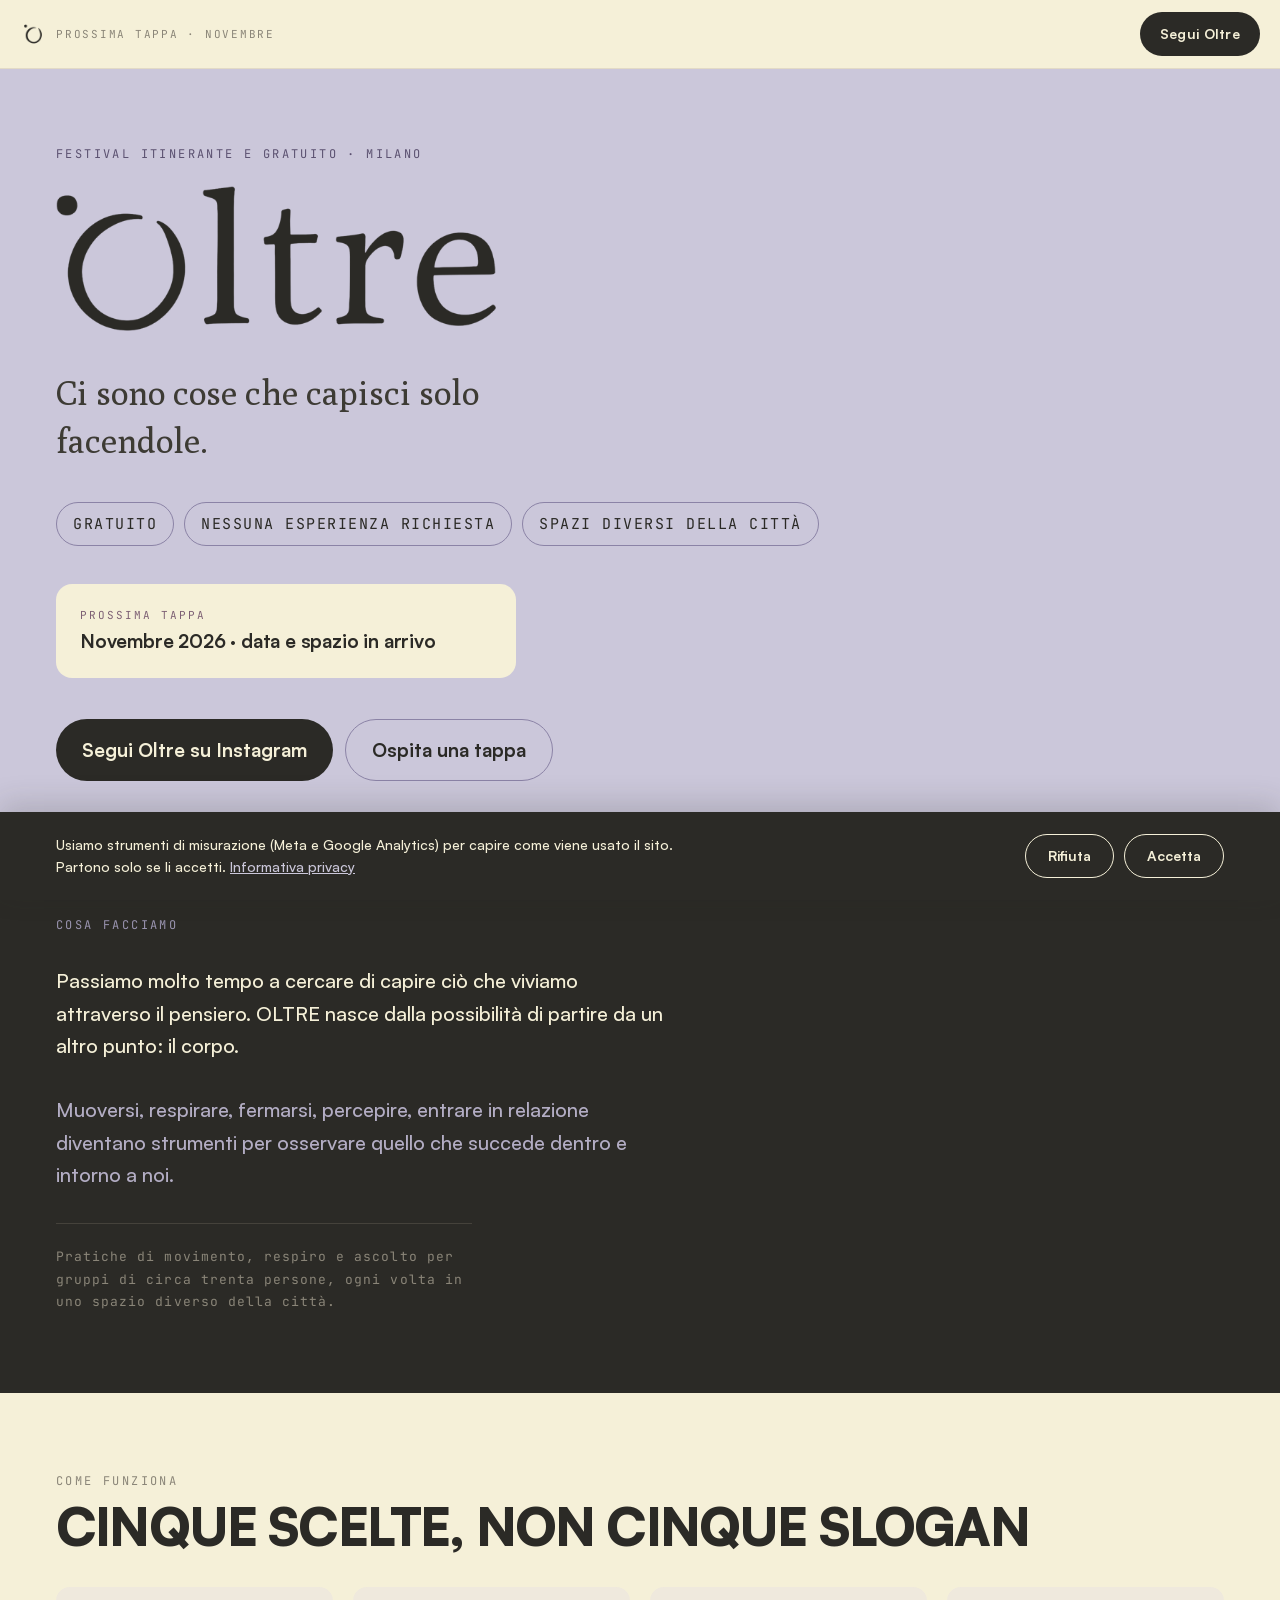
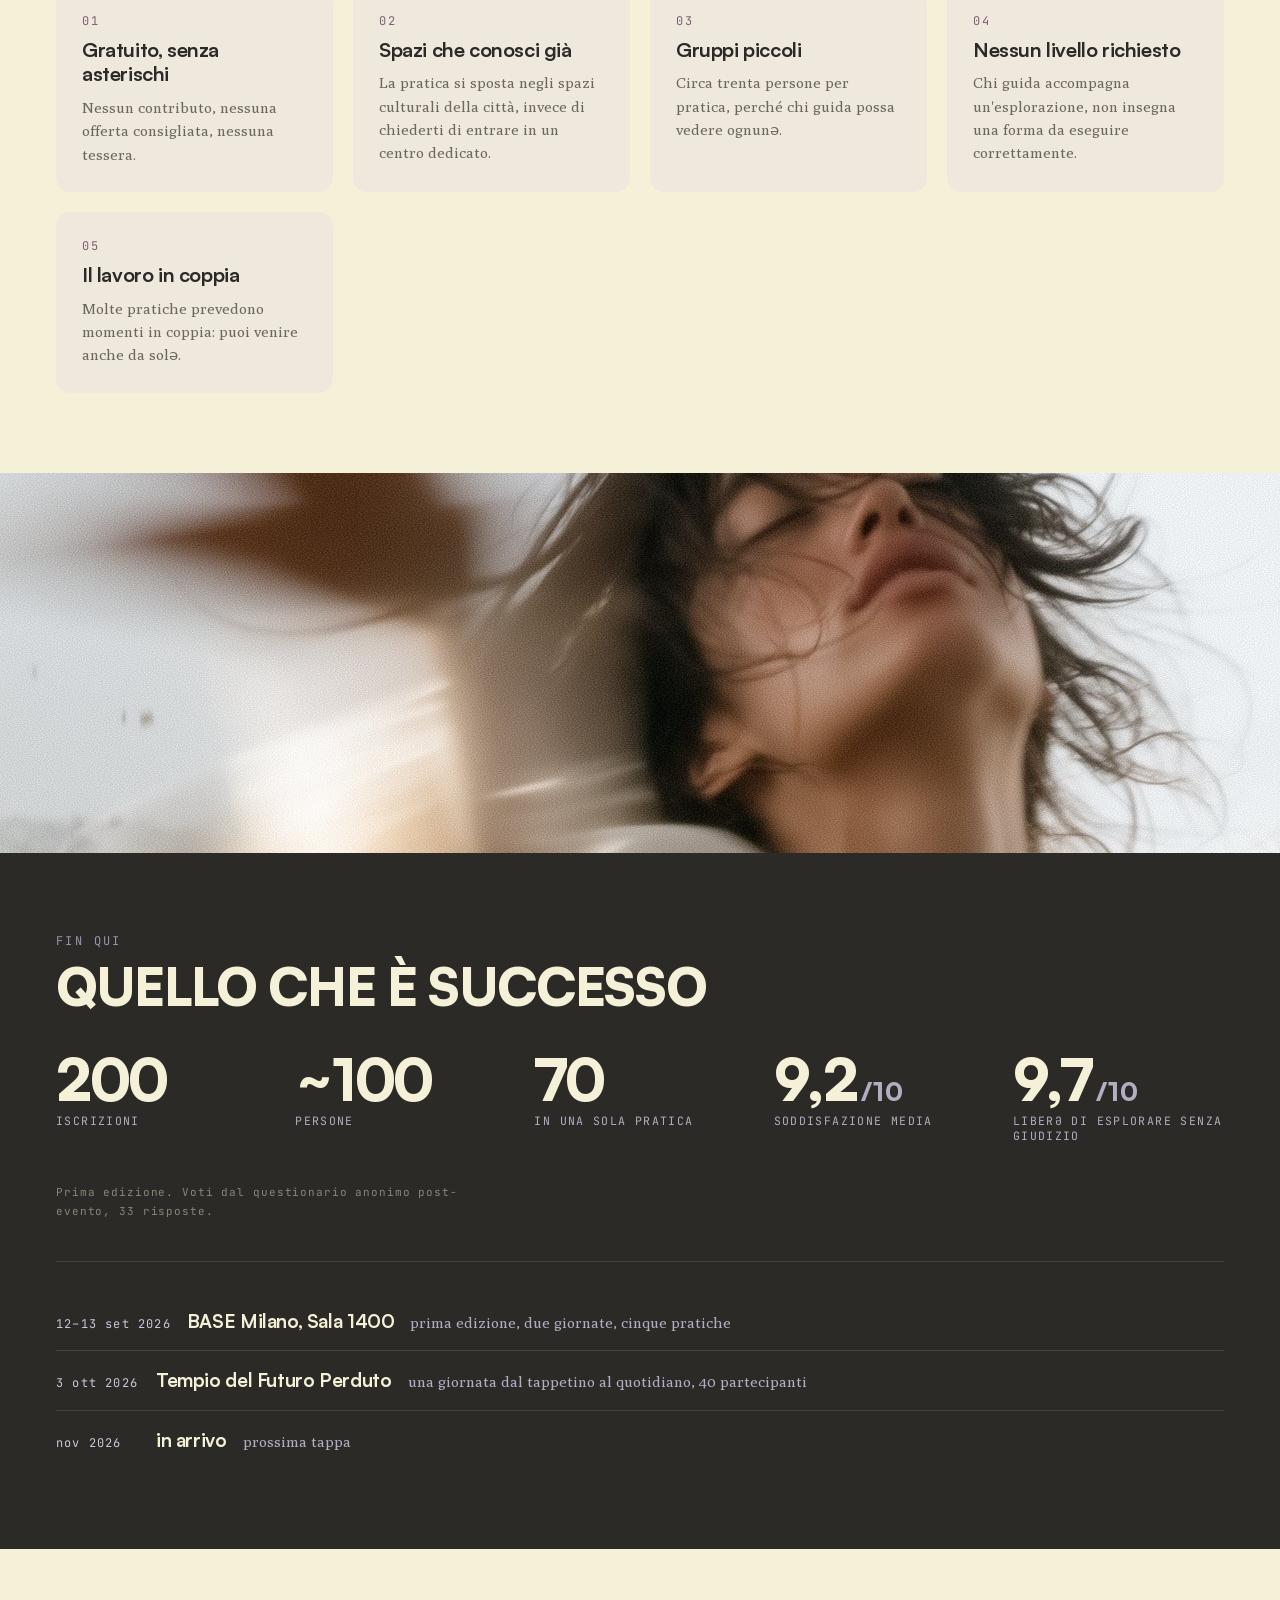
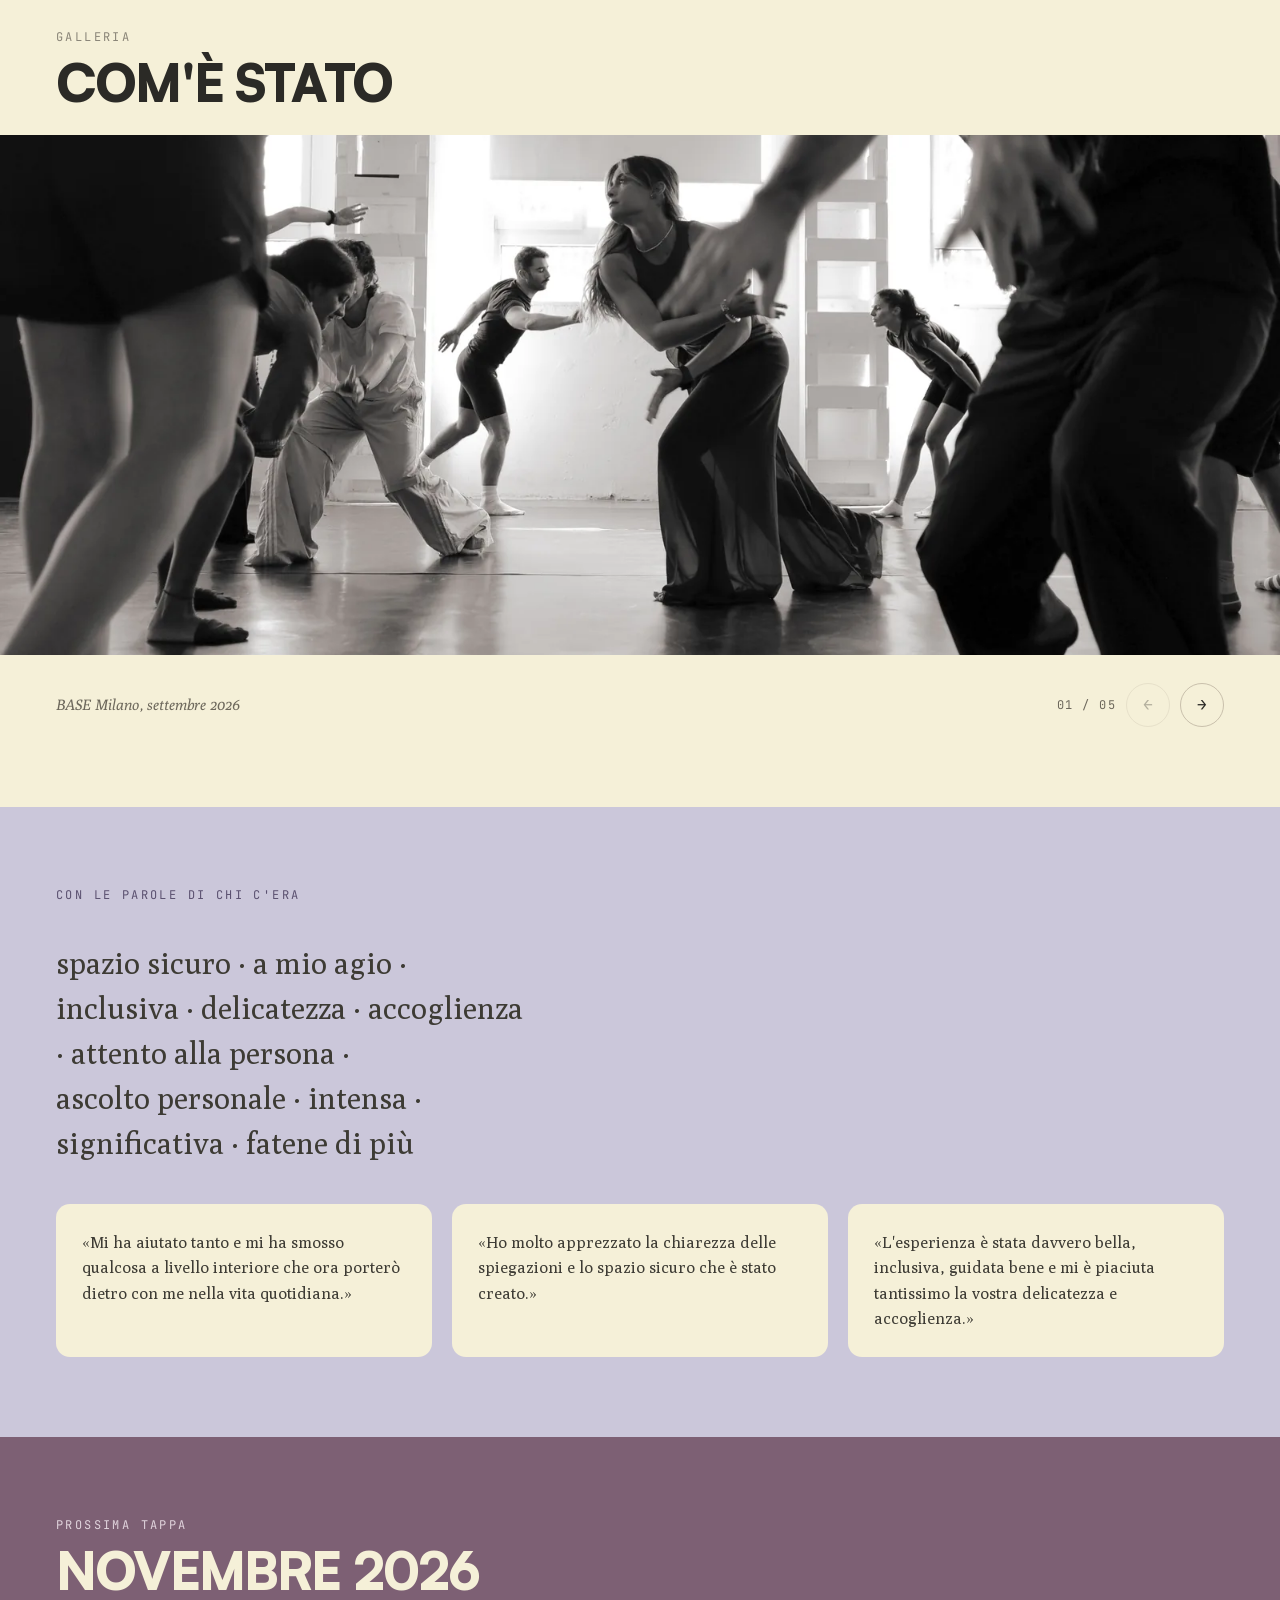
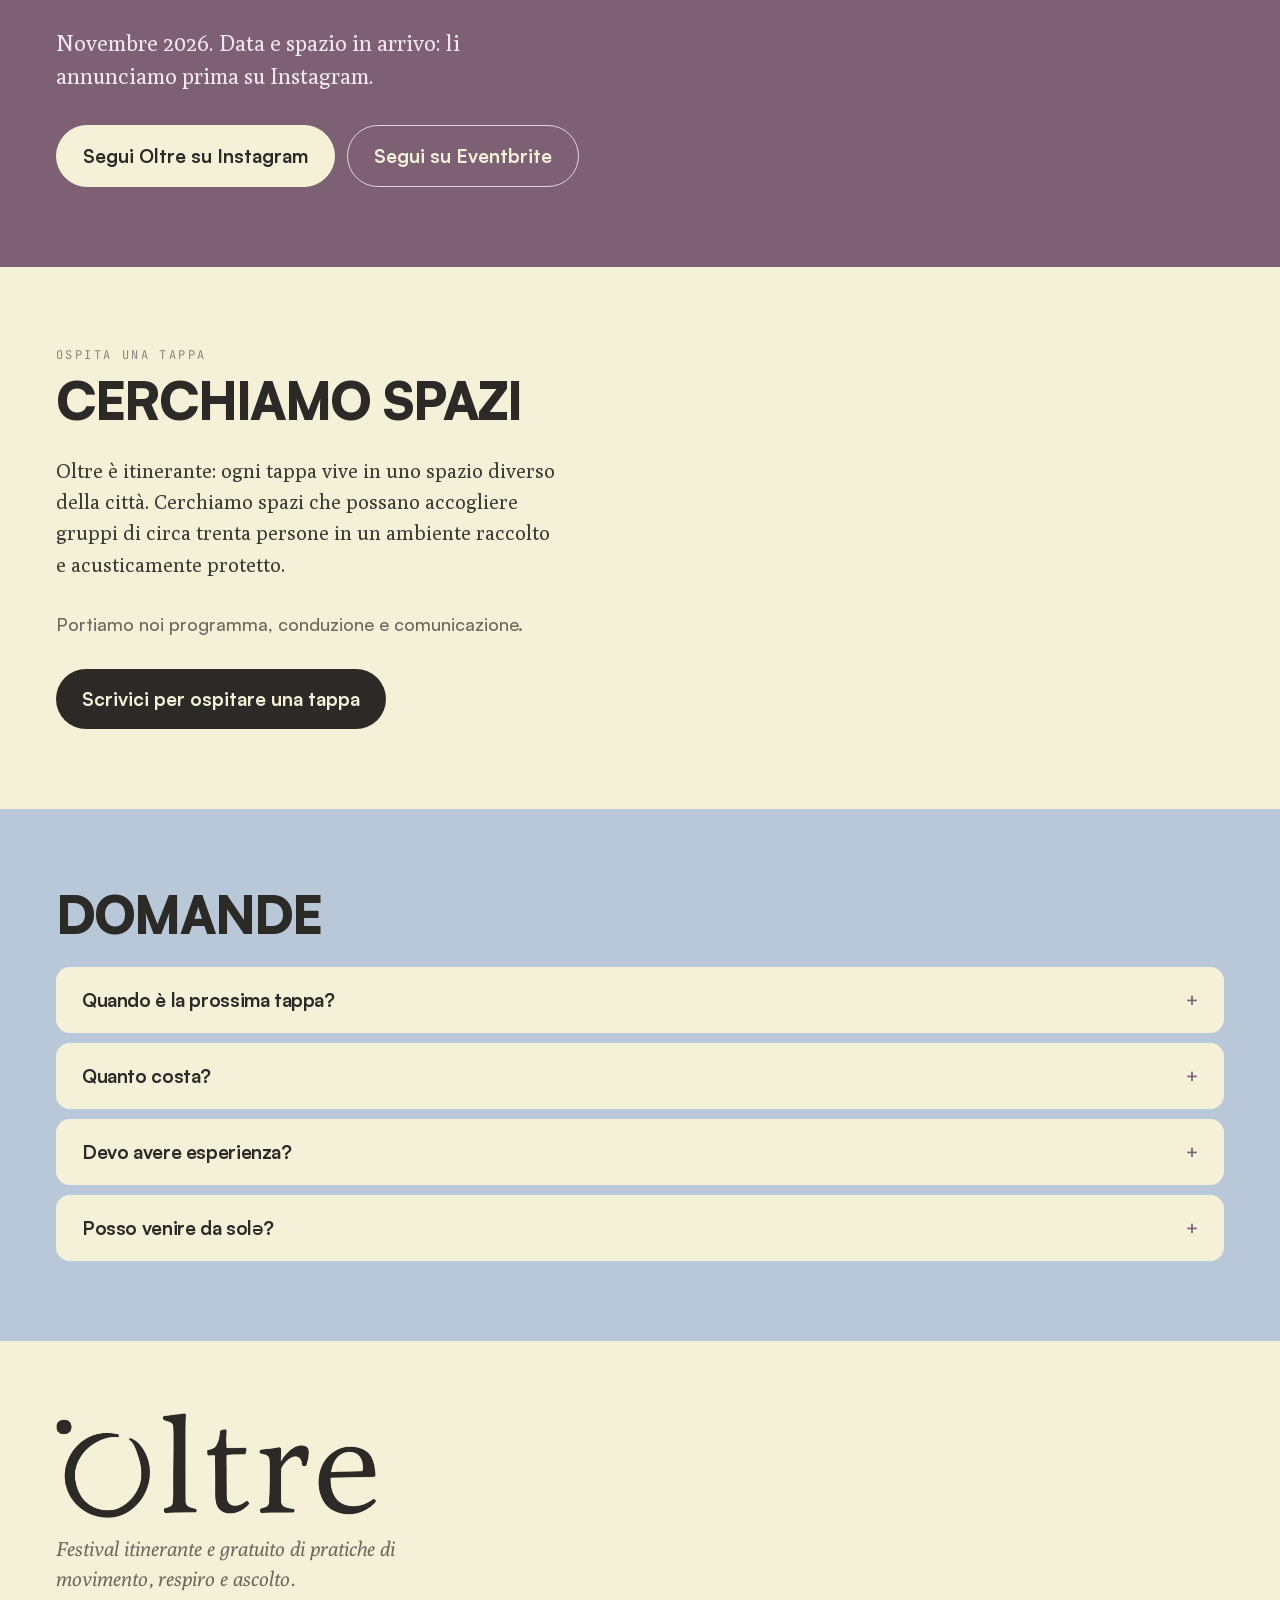
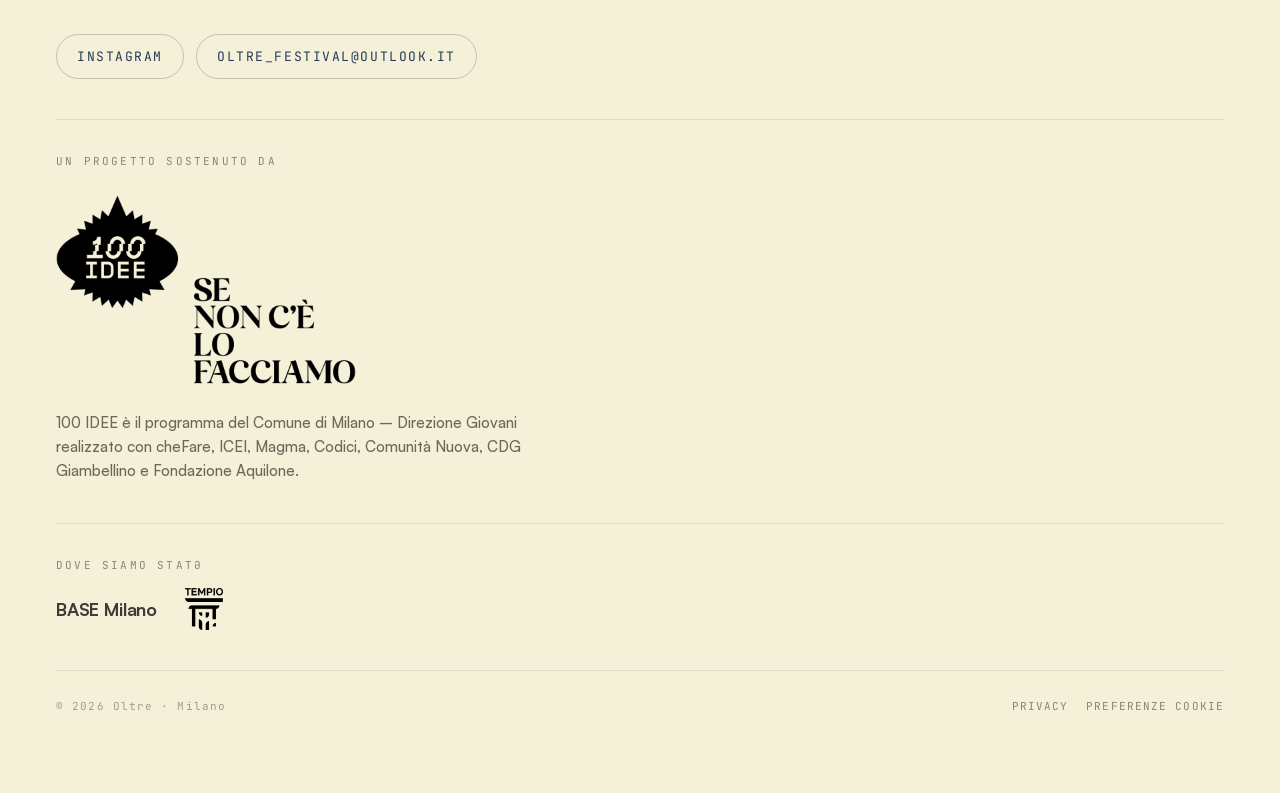
<file: index.html>
<!DOCTYPE html>
<html lang="it">
<head>
<meta charset="utf-8">
<meta name="viewport" content="width=device-width, initial-scale=1">

<title>OLTRE · Festival itinerante e gratuito di pratiche per il corpo · Milano</title>
<meta name="description" content="OLTRE porta pratiche di movimento, respiro e ascolto negli spazi culturali di Milano. Gratuito, in gruppi di circa trenta persone, senza esperienza richiesta. La prossima tappa è a novembre.">
<link rel="canonical" href="https://www.oltre-festival.com/">

<!-- ============================================================
     ANTEPRIMA QUANDO IL LINK VIENE CONDIVISO
     (WhatsApp, email, Instagram, LinkedIn)
     ============================================================ -->
<meta property="og:type" content="website">
<meta property="og:url" content="https://www.oltre-festival.com/">
<meta property="og:site_name" content="OLTRE">
<meta property="og:locale" content="it_IT">
<meta property="og:title" content="OLTRE · Festival itinerante e gratuito di pratiche per il corpo">
<meta property="og:description" content="Pratiche di movimento, respiro e ascolto negli spazi culturali di Milano. Gratuito, gruppi piccoli, nessuna esperienza richiesta.">
<meta property="og:image" content="https://www.oltre-festival.com/img/anteprima-social.jpg">
<meta property="og:image:width" content="1200">
<meta property="og:image:height" content="630">
<meta property="og:image:alt" content="Un gruppo di persone in movimento durante una pratica di OLTRE">
<meta name="twitter:card" content="summary_large_image">
<meta name="twitter:title" content="OLTRE · Festival itinerante e gratuito di pratiche per il corpo">
<meta name="twitter:description" content="Pratiche di movimento, respiro e ascolto negli spazi culturali di Milano. Gratuito, gruppi piccoli, nessuna esperienza richiesta.">
<meta name="twitter:image" content="https://www.oltre-festival.com/img/anteprima-social.jpg">

<link rel="icon" href="favicon.ico" sizes="any">
<link rel="apple-touch-icon" href="apple-touch-icon.png">
<meta name="theme-color" content="#F5F0D8">

<!-- ============================================================
     VERIFICA DEL DOMINIO PER META
     Serve SOLO se NON verifichi il dominio con il metodo DNS.
     Se usi il DNS, lascia tutto commentato come adesso.
     ============================================================ -->
<!-- <meta name="facebook-domain-verification" content="" /> -->

<link rel="preconnect" href="https://fonts.googleapis.com">
<link rel="preconnect" href="https://fonts.gstatic.com" crossorigin="">
<link href="https://fonts.googleapis.com/css2?family=Poly:ital@0;1&amp;family=JetBrains+Mono:wght@400&amp;display=swap" rel="stylesheet">
<link rel="stylesheet" href="fonts/satoshi.css">

<!-- Impostazioni del sito: prossima tappa, galleria, codici di misurazione.
     E' l'unico file che devi modificare. -->
<script src="config.js"></script>

<style>
  html { -webkit-text-size-adjust:100%; scroll-behavior:smooth; scrollbar-width:none; }
  html::-webkit-scrollbar { width:0; height:0; }
  body { margin:0; background:#F5F0D8; overflow-x:hidden; }
  a { color:#253A5B; text-decoration:none; }
  a:hover { color:#7D6074; }
  summary { list-style:none; cursor:pointer; }
  summary::-webkit-details-marker { display:none; }
  details[open] .sign { transform:rotate(45deg); }
  .sign { transition:transform .18s ease; }

  /* stati hover dei bottoni */
  .hv-viola:hover  { background:#7D6074; color:#F5F0D8; }
  .hv-lilla:hover  { background:#CBC7DA; color:#2B2A26; }
  .hv-carta:hover  { background:#F5F0D8; color:#2B2A26; }
  .hv-bordo:hover  { border-color:#7D6074; color:#7D6074; }

  /* la scritta nella barra in alto si accorcia sugli schermi stretti */
  .solo-stretto { display:none; }
  @media (max-width: 520px) {
    .solo-largo { display:none; }
    .solo-stretto { display:inline; }
  }

  /* gli elementi nascosti hanno uno style inline con display:
     serve !important perche' l'attributo hidden abbia effetto */
  [hidden] { display:none !important; }

  /* ---- galleria ----------------------------------------------------- */
  /* La base e' uno scorrimento CSS con aggancio: funziona anche se il
     JavaScript non parte. Le frecce e il conteggio sono in piu'. */
  .gal-pista {
    display:flex; overflow-x:auto; scroll-snap-type:x mandatory;
    gap:0; scrollbar-width:none; -webkit-overflow-scrolling:touch;
  }
  .gal-pista::-webkit-scrollbar { display:none; }
  .gal-foto { flex:0 0 100%; scroll-snap-align:center; position:relative; }
  .gal-foto img {
    width:100%; height:clamp(260px,52vw,520px);
    object-fit:cover; display:block;
  }
  .gal-freccia { cursor:pointer; }
  .gal-freccia:hover { background:#7D6074; color:#F5F0D8; border-color:#7D6074; }
  .gal-freccia:disabled { opacity:.32; cursor:default; }
  .gal-freccia:disabled:hover { background:transparent; color:#2B2A26; border-color:#c9c0ac; }

  /* ---- fascia tipografica delle parole ------------------------------ */
  .parola { white-space:nowrap; }

  /* ---- banner dei cookie -------------------------------------------- */
  #cookie-banner {
    position:fixed; left:0; right:0; bottom:0; z-index:60;
    background:#2B2A26; color:#F5F0D8;
    padding:clamp(16px,3.4vw,22px) clamp(20px,5.5vw,56px);
    display:flex; flex-wrap:wrap; align-items:center; gap:14px 20px;
    justify-content:space-between; box-shadow:0 -8px 28px rgba(43,42,38,.18);
  }

  @media (prefers-reduced-motion: reduce) {
    html { scroll-behavior:auto; }
    .gal-pista { scroll-behavior:auto; }
  }
</style>
</head>
<body>
<div style="font-family:'Satoshi',sans-serif; color:#2B2A26; background:#F5F0D8; width:100%; box-sizing:border-box;" lang="it">

  <!-- ============================ 1. BARRA ============================ -->
  <div style="position:sticky; top:0; z-index:20; background:#F5F0D8; border-bottom:1px solid #e2dac6; padding:12px 20px; display:flex; align-items:center; justify-content:space-between; gap:16px;">
    <a href="#top" style="display:flex; align-items:center; gap:10px; min-width:0;">
      <img src="img/symbol-ink.png" alt="Oltre" style="width:26px; height:auto; display:block; flex-shrink:0;">
      <span data-tappa-barra hidden style="font-family:'JetBrains Mono',monospace; font-size:11px; letter-spacing:0.16em; text-transform:uppercase; color:#8a8578; white-space:nowrap; overflow:hidden; text-overflow:ellipsis;"></span>
    </a>
    <a id="instagram-barra" data-traccia="clic_instagram" href="https://www.instagram.com/oltre_festival/" target="_blank" rel="noopener" style="font-family:'Satoshi Bold','Satoshi',sans-serif; font-weight:400; font-size:14px; letter-spacing:0.02em; background:#2B2A26; color:#F5F0D8; padding:12px 20px; border-radius:100px; min-height:44px; box-sizing:border-box; display:flex; align-items:center; flex-shrink:0;" class="hv-viola">Segui Oltre</a>
  </div>

  <!-- ============================ 2. HERO ============================= -->
  <section id="top" style="background:#CBC7DA; padding:clamp(38px,7.8vw,77px) clamp(20px,5.5vw,56px) clamp(31px,6.1vw,56px); box-sizing:border-box; display:flex; flex-direction:column; gap:clamp(24px,4.3vw,38px);">
    <div style="display:flex; flex-direction:column; gap:clamp(16px,3vw,24px);">
      <span style="font-family:'JetBrains Mono',monospace; font-size:12px; letter-spacing:0.2em; text-transform:uppercase; color:#5b5170;">Festival itinerante e gratuito · Milano</span>
      <img src="img/logo-oltre.png" alt="Oltre" style="width:min(84%,440px); height:auto; display:block;">
    </div>
    <p style="font-family:'Poly',serif; font-size:clamp(21px,5vw,34px); line-height:1.4; color:#3d3b34; margin:0; max-width:24ch; text-wrap:pretty;">Ci sono cose che capisci solo facendole.</p>

    <div style="display:flex; flex-wrap:wrap; gap:10px;">
      <span style="font-family:'JetBrains Mono',monospace; font-size:clamp(12px,3vw,15px); letter-spacing:0.1em; text-transform:uppercase; border:1px solid #8b83a6; padding:11px 16px; border-radius:100px;">Gratuito</span>
      <span style="font-family:'JetBrains Mono',monospace; font-size:clamp(12px,3vw,15px); letter-spacing:0.1em; text-transform:uppercase; border:1px solid #8b83a6; padding:11px 16px; border-radius:100px;">Nessuna esperienza richiesta</span>
      <span style="font-family:'JetBrains Mono',monospace; font-size:clamp(12px,3vw,15px); letter-spacing:0.1em; text-transform:uppercase; border:1px solid #8b83a6; padding:11px 16px; border-radius:100px;">Spazi diversi della città</span>
    </div>

    <!-- riquadro della prossima tappa, riempito da config.js -->
    <div data-tappa-hero hidden style="background:#F5F0D8; border-radius:16px; padding:clamp(18px,3.6vw,24px); display:flex; flex-direction:column; gap:7px; max-width:460px; box-sizing:border-box;">
      <span style="font-family:'JetBrains Mono',monospace; font-size:11px; letter-spacing:0.18em; text-transform:uppercase; color:#7D6074;">Prossima tappa</span>
      <span data-tappa-hero-testo style="font-family:'Satoshi Bold','Satoshi',sans-serif; font-weight:400; font-size:clamp(16px,4vw,19px); letter-spacing:-0.01em; line-height:1.3;"></span>
    </div>

    <div style="display:flex; flex-wrap:wrap; gap:12px; padding-top:3px;">
      <a id="instagram-hero" data-traccia="clic_instagram" href="https://www.instagram.com/oltre_festival/" target="_blank" rel="noopener" style="font-family:'Satoshi Bold','Satoshi',sans-serif; font-weight:400; font-size:clamp(16px,4vw,19px); background:#2B2A26; color:#F5F0D8; padding:17px 26px; border-radius:100px; min-height:56px; box-sizing:border-box; display:flex; align-items:center; justify-content:center;" class="hv-viola">Segui Oltre su Instagram</a>
      <a href="#ospita" style="font-family:'Satoshi Bold','Satoshi',sans-serif; font-weight:400; font-size:clamp(16px,4vw,19px); color:#2B2A26; border:1px solid #8b83a6; padding:17px 26px; border-radius:100px; min-height:56px; box-sizing:border-box; display:flex; align-items:center; justify-content:center;" class="hv-bordo">Ospita una tappa</a>
    </div>
  </section>

  <!-- ======================= 3. COSA FACCIAMO ========================= -->
  <section style="background:#2B2A26; padding:clamp(40px,8vw,80px) clamp(20px,5.5vw,56px); box-sizing:border-box; display:flex; flex-direction:column; gap:clamp(22px,4vw,32px);">
    <span style="font-family:'JetBrains Mono',monospace; font-size:12px; letter-spacing:0.2em; text-transform:uppercase; color:#9a94b0;">Cosa facciamo</span>
    <p style="font-family:'Satoshi Medium','Satoshi',sans-serif; font-weight:400; font-size:clamp(15px,3.9vw,20px); line-height:1.62; color:#F5F0D8; margin:0; max-width:44ch; text-wrap:pretty;">Passiamo molto tempo a cercare di capire ciò che viviamo attraverso il pensiero. OLTRE nasce dalla possibilità di partire da un altro punto: il corpo.</p>
    <p style="font-family:'Satoshi Medium','Satoshi',sans-serif; font-weight:400; font-size:clamp(15px,3.9vw,20px); line-height:1.62; color:#b3adc4; margin:0; max-width:44ch; text-wrap:pretty;">Muoversi, respirare, fermarsi, percepire, entrare in relazione diventano strumenti per osservare quello che succede dentro e intorno a noi.</p>
    <span style="font-family:'JetBrains Mono',monospace; font-size:clamp(11.5px,2.9vw,13px); letter-spacing:0.08em; line-height:1.7; color:#8a8578; max-width:52ch; border-top:1px solid #45423b; padding-top:clamp(16px,3vw,22px);">Pratiche di movimento, respiro e ascolto per gruppi di circa trenta persone, ogni volta in uno spazio diverso della città.</span>
  </section>

  <!-- ======================= 4. COME FUNZIONA ========================= -->
  <section style="background:#F5F0D8; padding:clamp(40px,8vw,80px) clamp(20px,5.5vw,56px); box-sizing:border-box; display:flex; flex-direction:column; gap:clamp(24px,4.5vw,36px);">
    <div style="display:flex; flex-direction:column; gap:12px;">
      <span style="font-family:'JetBrains Mono',monospace; font-size:12px; letter-spacing:0.2em; text-transform:uppercase; color:#8a8578;">Come funziona</span>
      <h2 style="font-family:'Satoshi Black','Satoshi',sans-serif; font-weight:400; font-size:clamp(28px,7vw,52px); line-height:0.96; letter-spacing:-0.035em; text-transform:uppercase; margin:0;">Cinque scelte, non cinque slogan</h2>
    </div>
    <div style="display:grid; grid-template-columns:repeat(auto-fit,minmax(min(100%,260px),1fr)); gap:clamp(14px,2.6vw,20px);">
      <div style="background:#efe9dd; border-radius:14px; padding:clamp(20px,3.6vw,26px); display:flex; flex-direction:column; gap:9px;">
        <span style="font-family:'JetBrains Mono',monospace; font-size:12px; letter-spacing:0.16em; color:#7D6074;">01</span>
        <h3 style="font-family:'Satoshi Bold','Satoshi',sans-serif; font-weight:400; font-size:clamp(17px,4.2vw,20px); letter-spacing:-0.02em; line-height:1.24; margin:0;">Gratuito, senza asterischi</h3>
        <p style="font-family:'Poly',serif; font-size:15px; line-height:1.55; color:#6d685c; margin:0;">Nessun contributo, nessuna offerta consigliata, nessuna tessera.</p>
      </div>
      <div style="background:#efe9dd; border-radius:14px; padding:clamp(20px,3.6vw,26px); display:flex; flex-direction:column; gap:9px;">
        <span style="font-family:'JetBrains Mono',monospace; font-size:12px; letter-spacing:0.16em; color:#7D6074;">02</span>
        <h3 style="font-family:'Satoshi Bold','Satoshi',sans-serif; font-weight:400; font-size:clamp(17px,4.2vw,20px); letter-spacing:-0.02em; line-height:1.24; margin:0;">Spazi che conosci già</h3>
        <p style="font-family:'Poly',serif; font-size:15px; line-height:1.55; color:#6d685c; margin:0;">La pratica si sposta negli spazi culturali della città, invece di chiederti di entrare in un centro dedicato.</p>
      </div>
      <div style="background:#efe9dd; border-radius:14px; padding:clamp(20px,3.6vw,26px); display:flex; flex-direction:column; gap:9px;">
        <span style="font-family:'JetBrains Mono',monospace; font-size:12px; letter-spacing:0.16em; color:#7D6074;">03</span>
        <h3 style="font-family:'Satoshi Bold','Satoshi',sans-serif; font-weight:400; font-size:clamp(17px,4.2vw,20px); letter-spacing:-0.02em; line-height:1.24; margin:0;">Gruppi piccoli</h3>
        <p style="font-family:'Poly',serif; font-size:15px; line-height:1.55; color:#6d685c; margin:0;">Circa trenta persone per pratica, perché chi guida possa vedere ognunə.</p>
      </div>
      <div style="background:#efe9dd; border-radius:14px; padding:clamp(20px,3.6vw,26px); display:flex; flex-direction:column; gap:9px;">
        <span style="font-family:'JetBrains Mono',monospace; font-size:12px; letter-spacing:0.16em; color:#7D6074;">04</span>
        <h3 style="font-family:'Satoshi Bold','Satoshi',sans-serif; font-weight:400; font-size:clamp(17px,4.2vw,20px); letter-spacing:-0.02em; line-height:1.24; margin:0;">Nessun livello richiesto</h3>
        <p style="font-family:'Poly',serif; font-size:15px; line-height:1.55; color:#6d685c; margin:0;">Chi guida accompagna un'esplorazione, non insegna una forma da eseguire correttamente.</p>
      </div>
      <div style="background:#efe9dd; border-radius:14px; padding:clamp(20px,3.6vw,26px); display:flex; flex-direction:column; gap:9px;">
        <span style="font-family:'JetBrains Mono',monospace; font-size:12px; letter-spacing:0.16em; color:#7D6074;">05</span>
        <h3 style="font-family:'Satoshi Bold','Satoshi',sans-serif; font-weight:400; font-size:clamp(17px,4.2vw,20px); letter-spacing:-0.02em; line-height:1.24; margin:0;">Il lavoro in coppia</h3>
        <p style="font-family:'Poly',serif; font-size:15px; line-height:1.55; color:#6d685c; margin:0;">Molte pratiche prevedono momenti in coppia: puoi venire anche da solə.</p>
      </div>
    </div>
  </section>

  <!-- ========================== 6. FIN QUI ============================ -->
  <section id="fin-qui" style="background:#2B2A26; color:#F5F0D8; box-sizing:border-box; display:flex; flex-direction:column;">
    <img src="img/foto-hero.jpg" alt="Una persona in movimento durante la prima edizione" loading="lazy" decoding="async" style="width:100%; height:clamp(200px,40vw,380px); object-fit:cover; display:block;">
    <div style="padding:clamp(40px,8vw,80px) clamp(20px,5.5vw,56px); display:flex; flex-direction:column; gap:clamp(26px,5vw,40px);">
      <div style="display:flex; flex-direction:column; gap:12px;">
        <span style="font-family:'JetBrains Mono',monospace; font-size:12px; letter-spacing:0.2em; text-transform:uppercase; color:#9a94b0;">Fin qui</span>
        <h2 style="font-family:'Satoshi Black','Satoshi',sans-serif; font-weight:400; font-size:clamp(28px,7vw,52px); line-height:0.96; letter-spacing:-0.035em; text-transform:uppercase; margin:0;">Quello che è successo</h2>
      </div>

      <div style="display:grid; grid-template-columns:repeat(auto-fit,minmax(min(100%,180px),1fr)); gap:clamp(18px,3.4vw,28px);">
        <div style="display:flex; flex-direction:column; gap:5px;">
          <span style="font-family:'Satoshi Black','Satoshi',sans-serif; font-weight:400; font-size:clamp(38px,9vw,58px); line-height:1; letter-spacing:-0.04em;">200</span>
          <span style="font-family:'JetBrains Mono',monospace; font-size:11.5px; letter-spacing:0.12em; text-transform:uppercase; color:#b3adc4;">iscrizioni</span>
        </div>
        <div style="display:flex; flex-direction:column; gap:5px;">
          <span style="font-family:'Satoshi Black','Satoshi',sans-serif; font-weight:400; font-size:clamp(38px,9vw,58px); line-height:1; letter-spacing:-0.04em;">~100</span>
          <span style="font-family:'JetBrains Mono',monospace; font-size:11.5px; letter-spacing:0.12em; text-transform:uppercase; color:#b3adc4;">persone</span>
        </div>
        <div style="display:flex; flex-direction:column; gap:5px;">
          <span style="font-family:'Satoshi Black','Satoshi',sans-serif; font-weight:400; font-size:clamp(38px,9vw,58px); line-height:1; letter-spacing:-0.04em;">70</span>
          <span style="font-family:'JetBrains Mono',monospace; font-size:11.5px; letter-spacing:0.12em; text-transform:uppercase; color:#b3adc4;">in una sola pratica</span>
        </div>
        <div style="display:flex; flex-direction:column; gap:5px;">
          <span style="font-family:'Satoshi Black','Satoshi',sans-serif; font-weight:400; font-size:clamp(38px,9vw,58px); line-height:1; letter-spacing:-0.04em;">9,2<span style="font-size:0.44em; color:#b3adc4; margin-left:0.18em; letter-spacing:0.04em;">/10</span></span>
          <span style="font-family:'JetBrains Mono',monospace; font-size:11.5px; letter-spacing:0.12em; text-transform:uppercase; color:#b3adc4;">soddisfazione media</span>
        </div>
        <div style="display:flex; flex-direction:column; gap:5px;">
          <span style="font-family:'Satoshi Black','Satoshi',sans-serif; font-weight:400; font-size:clamp(38px,9vw,58px); line-height:1; letter-spacing:-0.04em;">9,7<span style="font-size:0.44em; color:#b3adc4; margin-left:0.18em; letter-spacing:0.04em;">/10</span></span>
          <span style="font-family:'JetBrains Mono',monospace; font-size:11.5px; letter-spacing:0.12em; text-transform:uppercase; color:#b3adc4;">liberə di esplorare senza giudizio</span>
        </div>
      </div>

      <span style="font-family:'JetBrains Mono',monospace; font-size:11px; letter-spacing:0.08em; line-height:1.7; color:#8a8578; max-width:60ch;">Prima edizione. Voti dal questionario anonimo post-evento, 33 risposte.</span>

      <div style="display:flex; flex-direction:column; border-top:1px solid #45423b; padding-top:clamp(20px,4vw,30px);">
        <div style="display:flex; flex-wrap:wrap; gap:4px 16px; align-items:baseline; padding:clamp(12px,2.4vw,16px) 0;">
          <span style="font-family:'JetBrains Mono',monospace; font-size:12px; letter-spacing:0.1em; color:#CBC7DA; min-width:12ch;">12–13 set 2026</span>
          <span style="font-family:'Satoshi Bold','Satoshi',sans-serif; font-weight:400; font-size:clamp(16px,4vw,19px); letter-spacing:-0.02em;">BASE Milano, Sala 1400</span>
          <span style="font-family:'Poly',serif; font-size:15px; line-height:1.5; color:#b3adc4;">prima edizione, due giornate, cinque pratiche</span>
        </div>
        <div style="display:flex; flex-wrap:wrap; gap:4px 16px; align-items:baseline; padding:clamp(12px,2.4vw,16px) 0; border-top:1px solid #45423b;">
          <span style="font-family:'JetBrains Mono',monospace; font-size:12px; letter-spacing:0.1em; color:#CBC7DA; min-width:12ch;">3 ott 2026</span>
          <span style="font-family:'Satoshi Bold','Satoshi',sans-serif; font-weight:400; font-size:clamp(16px,4vw,19px); letter-spacing:-0.02em;">Tempio del Futuro Perduto</span>
          <span style="font-family:'Poly',serif; font-size:15px; line-height:1.5; color:#b3adc4;">una giornata dal tappetino al quotidiano, 40 partecipanti</span>
        </div>
        <div data-tappa-timeline hidden style="display:flex; flex-wrap:wrap; gap:4px 16px; align-items:baseline; padding:clamp(12px,2.4vw,16px) 0; border-top:1px solid #45423b;">
          <span style="font-family:'JetBrains Mono',monospace; font-size:12px; letter-spacing:0.1em; color:#CBC7DA; min-width:12ch;">nov 2026</span>
          <span data-tappa-timeline-testo style="font-family:'Satoshi Bold','Satoshi',sans-serif; font-weight:400; font-size:clamp(16px,4vw,19px); letter-spacing:-0.02em;"></span>
          <span style="font-family:'Poly',serif; font-size:15px; line-height:1.5; color:#b3adc4;">prossima tappa</span>
        </div>
      </div>
    </div>
  </section>

  <!-- ========================== 7. GALLERIA =========================== -->
  <section id="galleria" data-galleria hidden style="background:#F5F0D8; padding:clamp(40px,8vw,80px) 0 clamp(40px,8vw,80px); box-sizing:border-box; display:flex; flex-direction:column; gap:clamp(20px,3.6vw,28px);">
    <div style="padding:0 clamp(20px,5.5vw,56px); display:flex; flex-direction:column; gap:12px;">
      <span style="font-family:'JetBrains Mono',monospace; font-size:12px; letter-spacing:0.2em; text-transform:uppercase; color:#8a8578;">Galleria</span>
      <h2 style="font-family:'Satoshi Black','Satoshi',sans-serif; font-weight:400; font-size:clamp(28px,7vw,52px); line-height:0.96; letter-spacing:-0.035em; text-transform:uppercase; margin:0;">Com'è stato</h2>
    </div>

    <div data-gal-pista class="gal-pista" tabindex="0" aria-label="Galleria fotografica" style="outline:none;"></div>

    <div style="padding:0 clamp(20px,5.5vw,56px); display:flex; align-items:center; justify-content:space-between; gap:16px;">
      <span data-gal-didascalia style="font-family:'Poly',serif; font-style:italic; font-size:15px; line-height:1.5; color:#6d685c; min-height:1.5em;"></span>
      <div style="display:flex; align-items:center; gap:10px; flex-shrink:0;">
        <span data-gal-conteggio style="font-family:'JetBrains Mono',monospace; font-size:12px; letter-spacing:0.12em; color:#6d685c;"></span>
        <button data-gal-prec class="gal-freccia" aria-label="Foto precedente" style="font-family:'JetBrains Mono',monospace; font-size:16px; line-height:1; color:#2B2A26; background:transparent; border:1px solid #c9c0ac; border-radius:100px; width:44px; height:44px; display:flex; align-items:center; justify-content:center; transition:background .18s ease, color .18s ease, border-color .18s ease;">←</button>
        <button data-gal-succ class="gal-freccia" aria-label="Foto successiva" style="font-family:'JetBrains Mono',monospace; font-size:16px; line-height:1; color:#2B2A26; background:transparent; border:1px solid #c9c0ac; border-radius:100px; width:44px; height:44px; display:flex; align-items:center; justify-content:center; transition:background .18s ease, color .18s ease, border-color .18s ease;">→</button>
      </div>
    </div>
  </section>

  <!-- ===================== 8. CON LE PAROLE =========================== -->
  <section style="background:#CBC7DA; padding:clamp(40px,8vw,80px) clamp(20px,5.5vw,56px); box-sizing:border-box; display:flex; flex-direction:column; gap:clamp(26px,5vw,38px);">
    <span style="font-family:'JetBrains Mono',monospace; font-size:12px; letter-spacing:0.2em; text-transform:uppercase; color:#5b5170;">Con le parole di chi c'era</span>

    <p style="font-family:'Poly',serif; font-size:clamp(19px,4.6vw,30px); line-height:1.5; color:#3d3b34; margin:0; max-width:30ch; text-wrap:pretty;"><span class="parola">spazio sicuro</span> · <span class="parola">a mio agio</span> · <span class="parola">inclusiva</span> · <span class="parola">delicatezza</span> · <span class="parola">accoglienza</span> · <span class="parola">attento alla persona</span> · <span class="parola">ascolto personale</span> · <span class="parola">intensa</span> · <span class="parola">significativa</span> · <span class="parola">fatene di più</span></p>

    <div style="display:grid; grid-template-columns:repeat(auto-fit,minmax(min(100%,260px),1fr)); gap:clamp(14px,2.6vw,20px);">
      <blockquote style="margin:0; background:#F5F0D8; border-radius:14px; padding:clamp(20px,3.6vw,26px);">
        <p style="font-family:'Poly',serif; font-size:16px; line-height:1.58; color:#3d3b34; margin:0;">«Mi ha aiutato tanto e mi ha smosso qualcosa a livello interiore che ora porterò dietro con me nella vita quotidiana.»</p>
      </blockquote>
      <blockquote style="margin:0; background:#F5F0D8; border-radius:14px; padding:clamp(20px,3.6vw,26px);">
        <p style="font-family:'Poly',serif; font-size:16px; line-height:1.58; color:#3d3b34; margin:0;">«Ho molto apprezzato la chiarezza delle spiegazioni e lo spazio sicuro che è stato creato.»</p>
      </blockquote>
      <blockquote style="margin:0; background:#F5F0D8; border-radius:14px; padding:clamp(20px,3.6vw,26px);">
        <p style="font-family:'Poly',serif; font-size:16px; line-height:1.58; color:#3d3b34; margin:0;">«L'esperienza è stata davvero bella, inclusiva, guidata bene e mi è piaciuta tantissimo la vostra delicatezza e accoglienza.»</p>
      </blockquote>
    </div>
  </section>

  <!-- ====================== 9. PROSSIMA TAPPA ========================= -->
  <section id="prossima-tappa" style="background:#7D6074; color:#F5F0D8; padding:clamp(40px,8vw,80px) clamp(20px,5.5vw,56px); box-sizing:border-box; display:flex; flex-direction:column; gap:clamp(22px,4vw,32px);">
    <div style="display:flex; flex-direction:column; gap:12px;">
      <span style="font-family:'JetBrains Mono',monospace; font-size:12px; letter-spacing:0.2em; text-transform:uppercase; color:#e0d3dc;">Prossima tappa</span>
      <h2 data-tappa-titolo style="font-family:'Satoshi Black','Satoshi',sans-serif; font-weight:400; font-size:clamp(28px,7vw,52px); line-height:0.96; letter-spacing:-0.035em; text-transform:uppercase; margin:0;">Novembre 2026</h2>
    </div>
    <p data-tappa-testo style="font-family:'Poly',serif; font-size:clamp(17px,4.2vw,22px); line-height:1.5; color:#f0e6ed; margin:0; max-width:40ch; text-wrap:pretty;"></p>
    <div data-tappa-bottoni style="display:flex; flex-wrap:wrap; gap:12px;"></div>
  </section>

  <!-- ======================= 10. OSPITA UNA TAPPA ===================== -->
  <section id="ospita" style="background:#F5F0D8; padding:clamp(40px,8vw,80px) clamp(20px,5.5vw,56px); box-sizing:border-box; display:flex; flex-direction:column; gap:clamp(22px,4vw,30px);">
    <div style="display:flex; flex-direction:column; gap:12px;">
      <span style="font-family:'JetBrains Mono',monospace; font-size:12px; letter-spacing:0.2em; text-transform:uppercase; color:#8a8578;">Ospita una tappa</span>
      <h2 style="font-family:'Satoshi Black','Satoshi',sans-serif; font-weight:400; font-size:clamp(28px,7vw,52px); line-height:0.96; letter-spacing:-0.035em; text-transform:uppercase; margin:0;">Cerchiamo spazi</h2>
    </div>
    <p style="font-family:'Poly',serif; font-size:clamp(16px,4vw,20px); line-height:1.56; color:#3d3b34; margin:0; max-width:46ch; text-wrap:pretty;">Oltre è itinerante: ogni tappa vive in uno spazio diverso della città. Cerchiamo spazi che possano accogliere gruppi di circa trenta persone in un ambiente raccolto e acusticamente protetto.</p>
    <p style="font-family:'Satoshi Medium','Satoshi',sans-serif; font-weight:400; font-size:clamp(15px,3.7vw,18px); line-height:1.6; color:#6d685c; margin:0; max-width:46ch;">Portiamo noi programma, conduzione e comunicazione.</p>
    <div>
      <a id="contatto-spazi" data-traccia="contatto_spazi" href="mailto:oltre_festival@outlook.it?subject=Ospitare%20Oltre" style="font-family:'Satoshi Bold','Satoshi',sans-serif; font-weight:400; font-size:clamp(16px,4vw,19px); background:#2B2A26; color:#F5F0D8; padding:17px 26px; border-radius:100px; min-height:56px; box-sizing:border-box; display:inline-flex; align-items:center; justify-content:center;" class="hv-viola">Scrivici per ospitare una tappa</a>
    </div>
  </section>

  <!-- ========================== 11. DOMANDE =========================== -->
  <section id="faq" style="background:#B8C8D8; padding:clamp(40px,8vw,80px) clamp(20px,5.5vw,56px); box-sizing:border-box; display:flex; flex-direction:column; gap:clamp(20px,3.6vw,28px);">
    <h2 style="font-family:'Satoshi Black','Satoshi',sans-serif; font-weight:400; font-size:clamp(28px,7vw,52px); line-height:0.96; letter-spacing:-0.035em; text-transform:uppercase; margin:0;">Domande</h2>
    <div style="display:flex; flex-direction:column; gap:10px;">
      <details style="background:#F5F0D8; border-radius:14px; padding:0 clamp(18px,4.5vw,26px);">
        <summary style="display:flex; align-items:center; justify-content:space-between; gap:16px; padding:20px 0; min-height:44px; box-sizing:border-box; font-family:'Satoshi Bold','Satoshi',sans-serif; font-weight:400; font-size:clamp(16px,4vw,19px); letter-spacing:-0.02em;">Quando è la prossima tappa?<span class="sign" style="font-family:'JetBrains Mono',monospace; font-size:20px; color:#7D6074; flex-shrink:0;">+</span></summary>
        <p style="font-family:'Poly',serif; font-size:clamp(15px,3.9vw,18px); line-height:1.6; color:#5f5b51; margin:0; padding:0 0 22px; max-width:46ch; text-wrap:pretty;">A novembre. Data e spazio li annunciamo su Instagram.</p>
      </details>
      <details style="background:#F5F0D8; border-radius:14px; padding:0 clamp(18px,4.5vw,26px);">
        <summary style="display:flex; align-items:center; justify-content:space-between; gap:16px; padding:20px 0; min-height:44px; box-sizing:border-box; font-family:'Satoshi Bold','Satoshi',sans-serif; font-weight:400; font-size:clamp(16px,4vw,19px); letter-spacing:-0.02em;">Quanto costa?<span class="sign" style="font-family:'JetBrains Mono',monospace; font-size:20px; color:#7D6074; flex-shrink:0;">+</span></summary>
        <p style="font-family:'Poly',serif; font-size:clamp(15px,3.9vw,18px); line-height:1.6; color:#5f5b51; margin:0; padding:0 0 22px; max-width:46ch; text-wrap:pretty;">Niente. Nessun contributo, nessuna offerta consigliata, nessuna tessera.</p>
      </details>
      <details style="background:#F5F0D8; border-radius:14px; padding:0 clamp(18px,4.5vw,26px);">
        <summary style="display:flex; align-items:center; justify-content:space-between; gap:16px; padding:20px 0; min-height:44px; box-sizing:border-box; font-family:'Satoshi Bold','Satoshi',sans-serif; font-weight:400; font-size:clamp(16px,4vw,19px); letter-spacing:-0.02em;">Devo avere esperienza?<span class="sign" style="font-family:'JetBrains Mono',monospace; font-size:20px; color:#7D6074; flex-shrink:0;">+</span></summary>
        <p style="font-family:'Poly',serif; font-size:clamp(15px,3.9vw,18px); line-height:1.6; color:#5f5b51; margin:0; padding:0 0 22px; max-width:46ch; text-wrap:pretty;">No. Le pratiche sono pensate per chi non ne ha mai fatta una. Chi guida accompagna un'esplorazione, non insegna una forma da eseguire correttamente.</p>
      </details>
      <details style="background:#F5F0D8; border-radius:14px; padding:0 clamp(18px,4.5vw,26px);">
        <summary style="display:flex; align-items:center; justify-content:space-between; gap:16px; padding:20px 0; min-height:44px; box-sizing:border-box; font-family:'Satoshi Bold','Satoshi',sans-serif; font-weight:400; font-size:clamp(16px,4vw,19px); letter-spacing:-0.02em;">Posso venire da solə?<span class="sign" style="font-family:'JetBrains Mono',monospace; font-size:20px; color:#7D6074; flex-shrink:0;">+</span></summary>
        <p style="font-family:'Poly',serif; font-size:clamp(15px,3.9vw,18px); line-height:1.6; color:#5f5b51; margin:0; padding:0 0 22px; max-width:46ch; text-wrap:pretty;">Sì. Molte persone arrivano da sole e le coppie si formano sul momento.</p>
      </details>
    </div>
  </section>

  <!-- =========================== 12. FOOTER =========================== -->
  <footer style="background:#F5F0D8; padding:clamp(40px,8vw,72px) clamp(20px,5.5vw,56px) clamp(80px,14vw,72px); box-sizing:border-box; display:flex; flex-direction:column; gap:clamp(28px,5vw,40px);">
    <div style="display:flex; flex-direction:column; gap:16px;">
      <img src="img/logo-oltre.png" alt="Oltre" style="width:min(78%,320px); height:auto; display:block;">
      <p style="font-family:'Poly',serif; font-style:italic; font-size:clamp(16px,4vw,20px); line-height:1.5; color:#6d685c; margin:0; max-width:34ch;">Festival itinerante e gratuito di pratiche di movimento, respiro e ascolto.</p>
    </div>

    <div style="display:flex; flex-wrap:wrap; gap:12px;">
      <a id="instagram-footer" data-traccia="clic_instagram" href="https://www.instagram.com/oltre_festival/" target="_blank" rel="noopener" style="font-family:'JetBrains Mono',monospace; font-size:13px; letter-spacing:0.12em; text-transform:uppercase; border:1px solid #c9c0ac; border-radius:100px; padding:13px 20px; min-height:44px; box-sizing:border-box; display:flex; align-items:center;" class="hv-bordo">Instagram</a>
      <a href="mailto:oltre_festival@outlook.it" style="font-family:'JetBrains Mono',monospace; font-size:13px; letter-spacing:0.12em; text-transform:uppercase; border:1px solid #c9c0ac; border-radius:100px; padding:13px 20px; min-height:44px; box-sizing:border-box; display:flex; align-items:center;" class="hv-bordo">oltre_festival@outlook.it</a>
    </div>

    <div style="display:flex; flex-direction:column; gap:20px; border-top:1px solid #e2dac6; padding-top:clamp(24px,5vw,34px);">
      <span style="font-family:'JetBrains Mono',monospace; font-size:11px; letter-spacing:0.2em; text-transform:uppercase; color:#8a8578;">Un progetto sostenuto da</span>
      <img src="img/logo-100idee.png" alt="100 IDEE — Se non c'è, lo facciamo" style="width:min(72%,300px); height:auto; display:block;">
      <p style="font-family:'Satoshi Medium','Satoshi',sans-serif; font-weight:400; font-size:clamp(13px,3.3vw,15px); line-height:1.6; color:#6d685c; margin:0; max-width:52ch; text-wrap:pretty;">100 IDEE è il programma del Comune di Milano – Direzione Giovani realizzato con cheFare, ICEI, Magma, Codici, Comunità Nuova, CDG Giambellino e Fondazione Aquilone.</p>
    </div>

    <div style="display:flex; flex-direction:column; gap:16px; border-top:1px solid #e2dac6; padding-top:clamp(24px,5vw,34px);">
      <span style="font-family:'JetBrains Mono',monospace; font-size:11px; letter-spacing:0.2em; text-transform:uppercase; color:#8a8578;">Dove siamo statə</span>
      <div style="display:flex; flex-wrap:wrap; align-items:center; gap:18px 28px;">
        <span style="font-family:'Satoshi Bold','Satoshi',sans-serif; font-weight:400; font-size:clamp(15px,3.8vw,18px); letter-spacing:-0.01em; color:#3d3b34;">BASE Milano</span>
        <img src="img/logo-tempio.png" alt="Tempio del Futuro Perduto" style="height:clamp(30px,7vw,42px); width:auto; display:block;">
      </div>
    </div>

    <div style="display:flex; flex-wrap:wrap; align-items:center; justify-content:space-between; gap:12px 20px; border-top:1px solid #e2dac6; padding-top:clamp(20px,4vw,28px);">
      <span style="font-family:'JetBrains Mono',monospace; font-size:11px; letter-spacing:0.1em; color:#a29c8d;">© 2026 Oltre · Milano</span>
      <div style="display:flex; flex-wrap:wrap; gap:18px;">
        <a href="privacy.html" style="font-family:'JetBrains Mono',monospace; font-size:11px; letter-spacing:0.1em; text-transform:uppercase; color:#8a8578;">Privacy</a>
        <button data-cookie-preferenze style="font-family:'JetBrains Mono',monospace; font-size:11px; letter-spacing:0.1em; text-transform:uppercase; color:#8a8578; background:transparent; border:none; padding:0; cursor:pointer;">Preferenze cookie</button>
      </div>
    </div>
  </footer>
</div>

<!-- ============================================================
     BANNER DEI COOKIE
     Resta nascosto finche' il codice qui sotto non decide di
     mostrarlo. Accetta e Rifiuta hanno lo stesso peso visivo.
     ============================================================ -->
<div id="cookie-banner" hidden role="dialog" aria-live="polite" aria-label="Preferenze cookie">
  <p style="font-family:'Satoshi Medium','Satoshi',sans-serif; font-weight:400; font-size:14px; line-height:1.55; margin:0; max-width:62ch; flex:1 1 300px;">Usiamo strumenti di misurazione (Meta e Google Analytics) per capire come viene usato il sito. Partono solo se li accetti. <a href="privacy.html" style="color:#CBC7DA; text-decoration:underline;">Informativa privacy</a></p>
  <div style="display:flex; gap:10px; flex-shrink:0;">
    <button data-cookie-rifiuta style="font-family:'Satoshi Bold','Satoshi',sans-serif; font-weight:400; font-size:14px; color:#F5F0D8; background:transparent; border:1px solid #F5F0D8; border-radius:100px; padding:12px 22px; min-height:44px; cursor:pointer;" class="hv-carta">Rifiuta</button>
    <button data-cookie-accetta style="font-family:'Satoshi Bold','Satoshi',sans-serif; font-weight:400; font-size:14px; color:#F5F0D8; background:transparent; border:1px solid #F5F0D8; border-radius:100px; padding:12px 22px; min-height:44px; cursor:pointer;" class="hv-carta">Accetta</button>
  </div>
</div>

<script>
(function () {
  'use strict';
  var cfg = window.OLTRE_CONFIG || {};
  function testo(v) { return String(v == null ? '' : v).trim(); }

  /* =========================================================
     1. CONSENSO E TRACCIAMENTO
     Pixel e Analytics si caricano SOLO dopo "Accetta".
     La scelta viene ricordata nel browser di chi visita.
     ========================================================= */
  var CHIAVE = 'oltre-cookie';
  var caricato = false;

  function ricorda(valore) {
    try { localStorage.setItem(CHIAVE, valore); } catch (e) { /* navigazione privata */ }
  }
  function ricordato() {
    try { return localStorage.getItem(CHIAVE); } catch (e) { return null; }
  }

  function caricaMeta() {
    var id = testo(cfg.metaPixelId);
    if (!id || window.fbq) return;
    !function (f, b, e, v, n, t, s) {
      if (f.fbq) return; n = f.fbq = function () {
        n.callMethod ? n.callMethod.apply(n, arguments) : n.queue.push(arguments);
      };
      if (!f._fbq) f._fbq = n;
      n.push = n; n.loaded = !0; n.version = '2.0'; n.queue = [];
      t = b.createElement(e); t.async = !0; t.src = v;
      s = b.getElementsByTagName(e)[0]; s.parentNode.insertBefore(t, s);
    }(window, document, 'script', 'https://connect.facebook.net/en_US/fbevents.js');
    window.fbq('init', id);
    window.fbq('track', 'PageView');
  }

  function caricaAnalytics() {
    var id = testo(cfg.googleAnalyticsId);
    if (!id || window.gtag) return;
    window.dataLayer = window.dataLayer || [];
    window.gtag = function () { window.dataLayer.push(arguments); };
    window.gtag('js', new Date());
    window.gtag('config', id);
    var t = document.createElement('script');
    t.async = true;
    t.src = 'https://www.googletagmanager.com/gtag/js?id=' + encodeURIComponent(id);
    document.head.appendChild(t);
  }

  function caricaTracciamento() {
    if (caricato) return;
    caricato = true;
    caricaMeta();
    caricaAnalytics();
  }

  // Un evento viene mandato a entrambi gli strumenti, se ci sono.
  function traccia(nome, posizione) {
    if (window.gtag) window.gtag('event', nome, { posizione: posizione });
    if (window.fbq)  window.fbq('trackCustom', nome, { posizione: posizione });
  }

  var banner = document.getElementById('cookie-banner');
  function mostraBanner(sempre) {
    if (!banner) return;
    if (sempre || !ricordato()) banner.hidden = false;
  }
  function chiudiBanner() { if (banner) banner.hidden = true; }

  var bAcc = document.querySelector('[data-cookie-accetta]');
  var bRif = document.querySelector('[data-cookie-rifiuta]');
  var bPref = document.querySelector('[data-cookie-preferenze]');
  if (bAcc) bAcc.addEventListener('click', function () { ricorda('si'); chiudiBanner(); caricaTracciamento(); });
  if (bRif) bRif.addEventListener('click', function () { ricorda('no'); chiudiBanner(); });
  if (bPref) bPref.addEventListener('click', function () { mostraBanner(true); });

  if (ricordato() === 'si') caricaTracciamento();
  else mostraBanner(false);

  // Bottoni con un evento fisso (Instagram, contatto spazi)
  var conTraccia = document.querySelectorAll('[data-traccia]');
  for (var i = 0; i < conTraccia.length; i++) {
    (function (el) {
      el.addEventListener('click', function () {
        traccia(el.getAttribute('data-traccia'), el.id || 'senza-id');
      });
    })(conTraccia[i]);
  }

  /* =========================================================
     2. LA PROSSIMA TAPPA, nei suoi tre stati
     ========================================================= */
  var tappa   = cfg.prossimaTappa || {};
  var etich   = testo(tappa.etichetta);
  var data    = testo(tappa.data);
  var spazio  = testo(tappa.spazio);
  var link    = testo(tappa.linkEventbrite);
  var linkOrg = testo(cfg.linkEventbriteOrganizzatore);

  // barra in alto
  var inBarra = document.querySelector('[data-tappa-barra]');
  if (inBarra && etich) { inBarra.textContent = etich; inBarra.hidden = false; }

  // riquadro nella copertina
  var quando = [data, spazio].filter(Boolean).join(' · ');
  var heroBox = document.querySelector('[data-tappa-hero]');
  var heroTxt = document.querySelector('[data-tappa-hero-testo]');
  if (heroBox && heroTxt) {
    heroTxt.textContent = quando || 'Novembre 2026 · data e spazio in arrivo';
    heroBox.hidden = false;
  }

  // riga nella linea del tempo
  var tl = document.querySelector('[data-tappa-timeline]');
  var tlTxt = document.querySelector('[data-tappa-timeline-testo]');
  if (tl && tlTxt) { tlTxt.textContent = spazio || 'in arrivo'; tl.hidden = false; }

  // sezione dedicata
  var titolo   = document.querySelector('[data-tappa-titolo]');
  var corpo    = document.querySelector('[data-tappa-testo]');
  var bottoni  = document.querySelector('[data-tappa-bottoni]');

  function bottone(testoBtn, href, id, evento, primario) {
    var a = document.createElement('a');
    a.id = id;
    a.href = href;
    a.target = '_blank';
    a.rel = 'noopener';
    a.textContent = testoBtn;
    a.className = primario ? 'hv-carta' : 'hv-carta';
    a.setAttribute('style',
      "font-family:'Satoshi Bold','Satoshi',sans-serif; font-weight:400; font-size:clamp(16px,4vw,19px);" +
      (primario
        ? ' background:#F5F0D8; color:#2B2A26; border:1px solid #F5F0D8;'
        : ' background:transparent; color:#F5F0D8; border:1px solid #e0d3dc;') +
      ' padding:17px 26px; border-radius:100px; min-height:56px; box-sizing:border-box;' +
      ' display:inline-flex; align-items:center; justify-content:center;');
    a.addEventListener('click', function () { traccia(evento, id); });
    return a;
  }

  if (titolo && corpo && bottoni) {
    if (link) {
      // STATO C — le iscrizioni sono aperte
      if (quando) titolo.textContent = quando;
      corpo.textContent = 'Le iscrizioni sono aperte. I posti sono limitati.';
      bottoni.appendChild(bottone('Iscriviti', link, 'iscrizione-prossima-tappa', 'iscrizione_prossima_tappa', true));
      bottoni.appendChild(bottone('Segui Oltre su Instagram', 'https://www.instagram.com/oltre_festival/', 'instagram-tappa', 'clic_instagram', false));
    } else if (data || spazio) {
      // STATO B — data nota, iscrizioni non ancora aperte
      titolo.textContent = quando;
      corpo.textContent = 'Iscrizioni in apertura. Le annunciamo prima su Instagram.';
      bottoni.appendChild(bottone('Segui Oltre su Instagram', 'https://www.instagram.com/oltre_festival/', 'instagram-tappa', 'clic_instagram', true));
      if (linkOrg) bottoni.appendChild(bottone('Segui su Eventbrite', linkOrg, 'segui-eventbrite', 'segui_eventbrite', false));
    } else {
      // STATO A — ancora da annunciare
      corpo.textContent = 'Novembre 2026. Data e spazio in arrivo: li annunciamo prima su Instagram.';
      bottoni.appendChild(bottone('Segui Oltre su Instagram', 'https://www.instagram.com/oltre_festival/', 'instagram-tappa', 'clic_instagram', true));
      if (linkOrg) bottoni.appendChild(bottone('Segui su Eventbrite', linkOrg, 'segui-eventbrite', 'segui_eventbrite', false));
    }
  }

  /* =========================================================
     3. GALLERIA
     Base: scorrimento CSS con aggancio. Qui si aggiungono
     frecce, conteggio, tastiera e avanzamento automatico.
     ========================================================= */
  var foto = Array.isArray(cfg.galleria) ? cfg.galleria.filter(function (f) {
    return f && testo(f.file);
  }) : [];

  var sezione = document.querySelector('[data-galleria]');
  var pista   = document.querySelector('[data-gal-pista]');

  if (sezione && pista && foto.length) {
    sezione.hidden = false;

    foto.forEach(function (f, n) {
      var base = 'img/galleria/' + testo(f.file);
      var wrap = document.createElement('div');
      wrap.className = 'gal-foto';
      var img = document.createElement('img');
      img.src = base + '-1600.webp';
      img.srcset = base + '-800.webp 800w, ' + base + '-1600.webp 1600w';
      img.sizes = '100vw';
      img.alt = testo(f.alt);
      img.decoding = 'async';
      if (n > 0) img.loading = 'lazy';       // la prima si carica subito
      wrap.appendChild(img);
      pista.appendChild(wrap);
    });

    var prec = document.querySelector('[data-gal-prec]');
    var succ = document.querySelector('[data-gal-succ]');
    var cont = document.querySelector('[data-gal-conteggio]');
    var did  = document.querySelector('[data-gal-didascalia]');
    var corrente = 0;
    var giaTracciato = false;

    function dueCifre(n) { return (n < 10 ? '0' : '') + n; }

    function aggiorna() {
      var largh = pista.clientWidth || 1;
      corrente = Math.round(pista.scrollLeft / largh);
      if (corrente < 0) corrente = 0;
      if (corrente > foto.length - 1) corrente = foto.length - 1;
      if (cont) cont.textContent = dueCifre(corrente + 1) + ' / ' + dueCifre(foto.length);
      if (did) did.textContent = testo(foto[corrente].didascalia);
      if (prec) prec.disabled = (corrente === 0);
      if (succ) succ.disabled = (corrente === foto.length - 1);
    }

    function vai(n) {
      if (n < 0) n = 0;
      if (n > foto.length - 1) n = foto.length - 1;
      pista.scrollTo({ left: n * pista.clientWidth, behavior: 'smooth' });
    }

    // una sola volta per sessione, come da specifica
    function tracciaScorrimento() {
      if (giaTracciato) return;
      giaTracciato = true;
      traccia('galleria_scorri', 'galleria');
    }

    var attesa = null;
    pista.addEventListener('scroll', function () {
      if (attesa) clearTimeout(attesa);
      attesa = setTimeout(aggiorna, 90);
    }, { passive: true });

    if (prec) prec.addEventListener('click', function () { fermaAuto(); tracciaScorrimento(); vai(corrente - 1); });
    if (succ) succ.addEventListener('click', function () { fermaAuto(); tracciaScorrimento(); vai(corrente + 1); });

    pista.addEventListener('keydown', function (e) {
      if (e.key === 'ArrowRight') { e.preventDefault(); fermaAuto(); tracciaScorrimento(); vai(corrente + 1); }
      if (e.key === 'ArrowLeft')  { e.preventDefault(); fermaAuto(); tracciaScorrimento(); vai(corrente - 1); }
    });

    pista.addEventListener('touchstart', function () { fermaAuto(); tracciaScorrimento(); }, { passive: true });
    pista.addEventListener('mouseenter', fermaAuto);
    pista.addEventListener('focusin', fermaAuto);

    // avanzamento automatico: solo se chi guarda non ha chiesto
    // di ridurre le animazioni. Si ferma al primo gesto e non riparte.
    var auto = null;
    function fermaAuto() {
      if (auto) { clearInterval(auto); auto = null; }
    }
    var riduci = window.matchMedia && window.matchMedia('(prefers-reduced-motion: reduce)').matches;
    if (!riduci && foto.length > 1) {
      auto = setInterval(function () {
        vai(corrente >= foto.length - 1 ? 0 : corrente + 1);
      }, 6000);
    }

    window.addEventListener('resize', aggiorna);
    aggiorna();
  }
})();
</script>
</body>
</html>
</file>
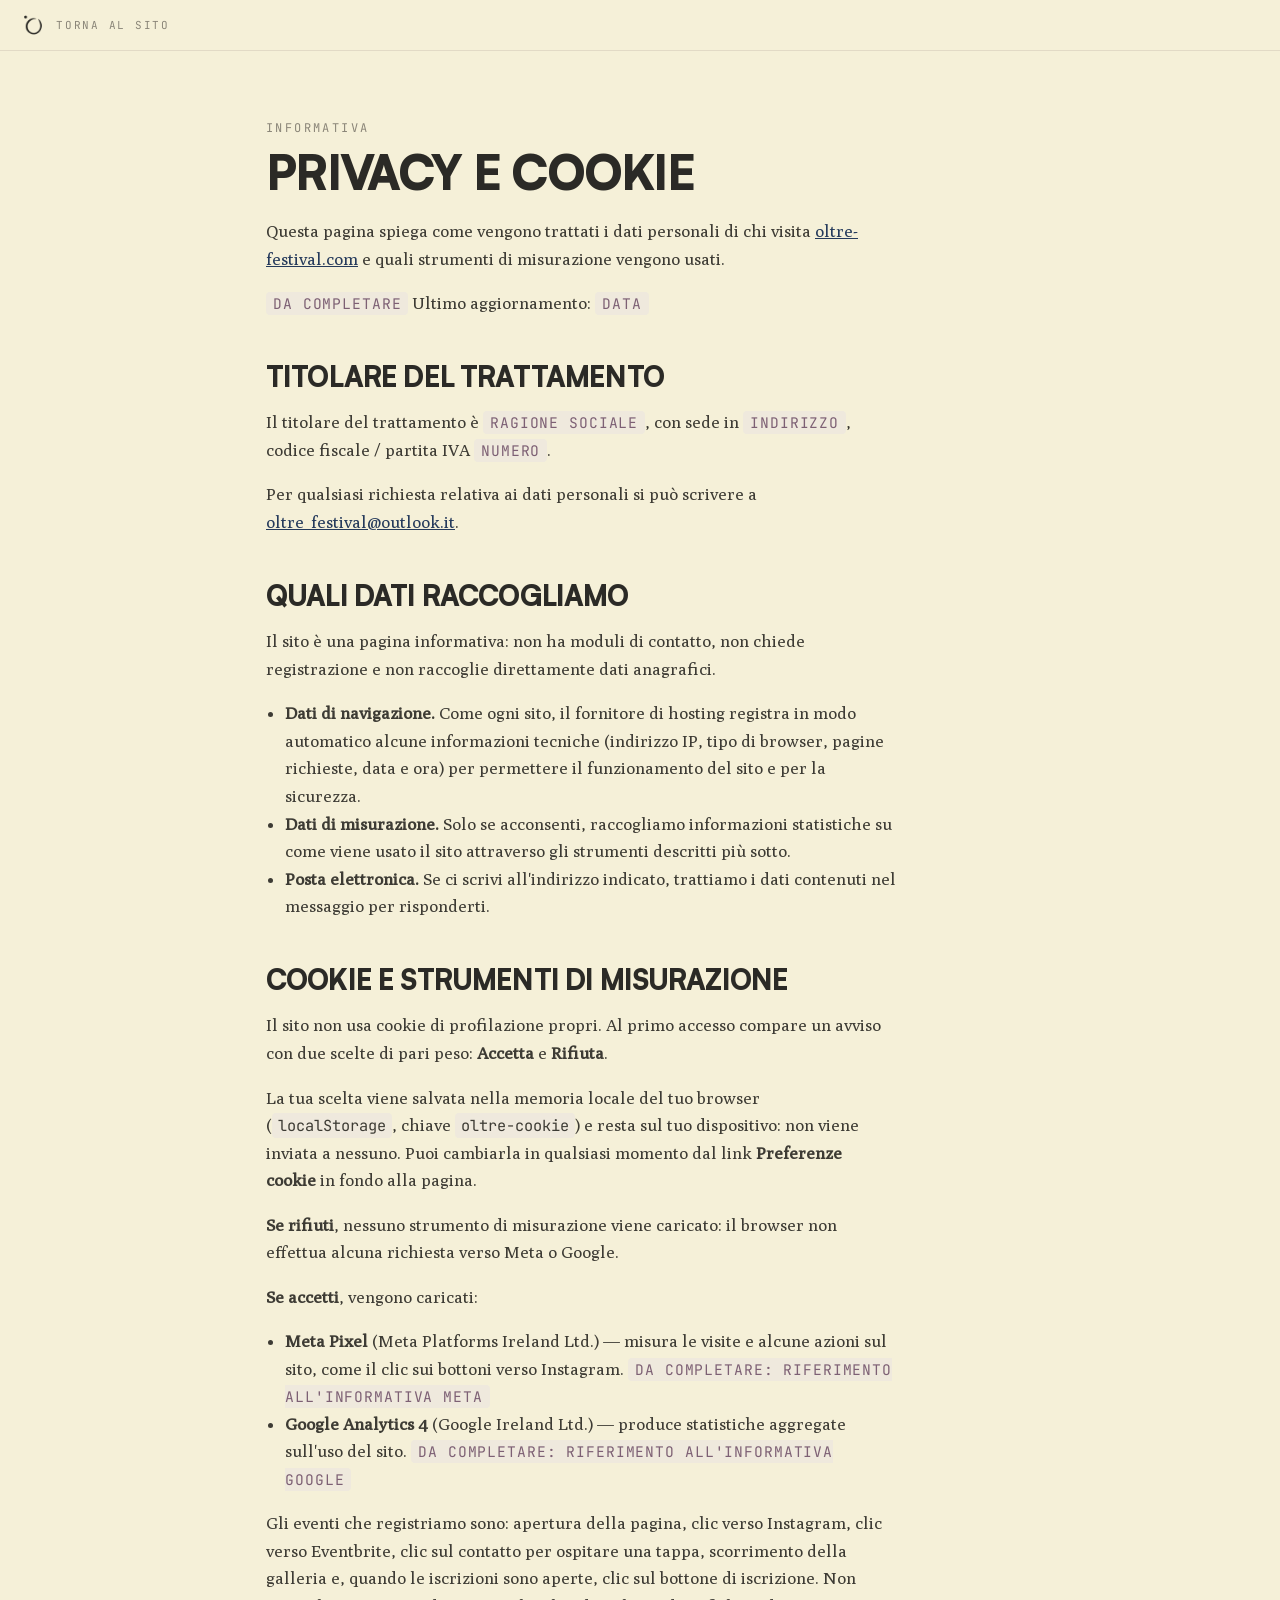
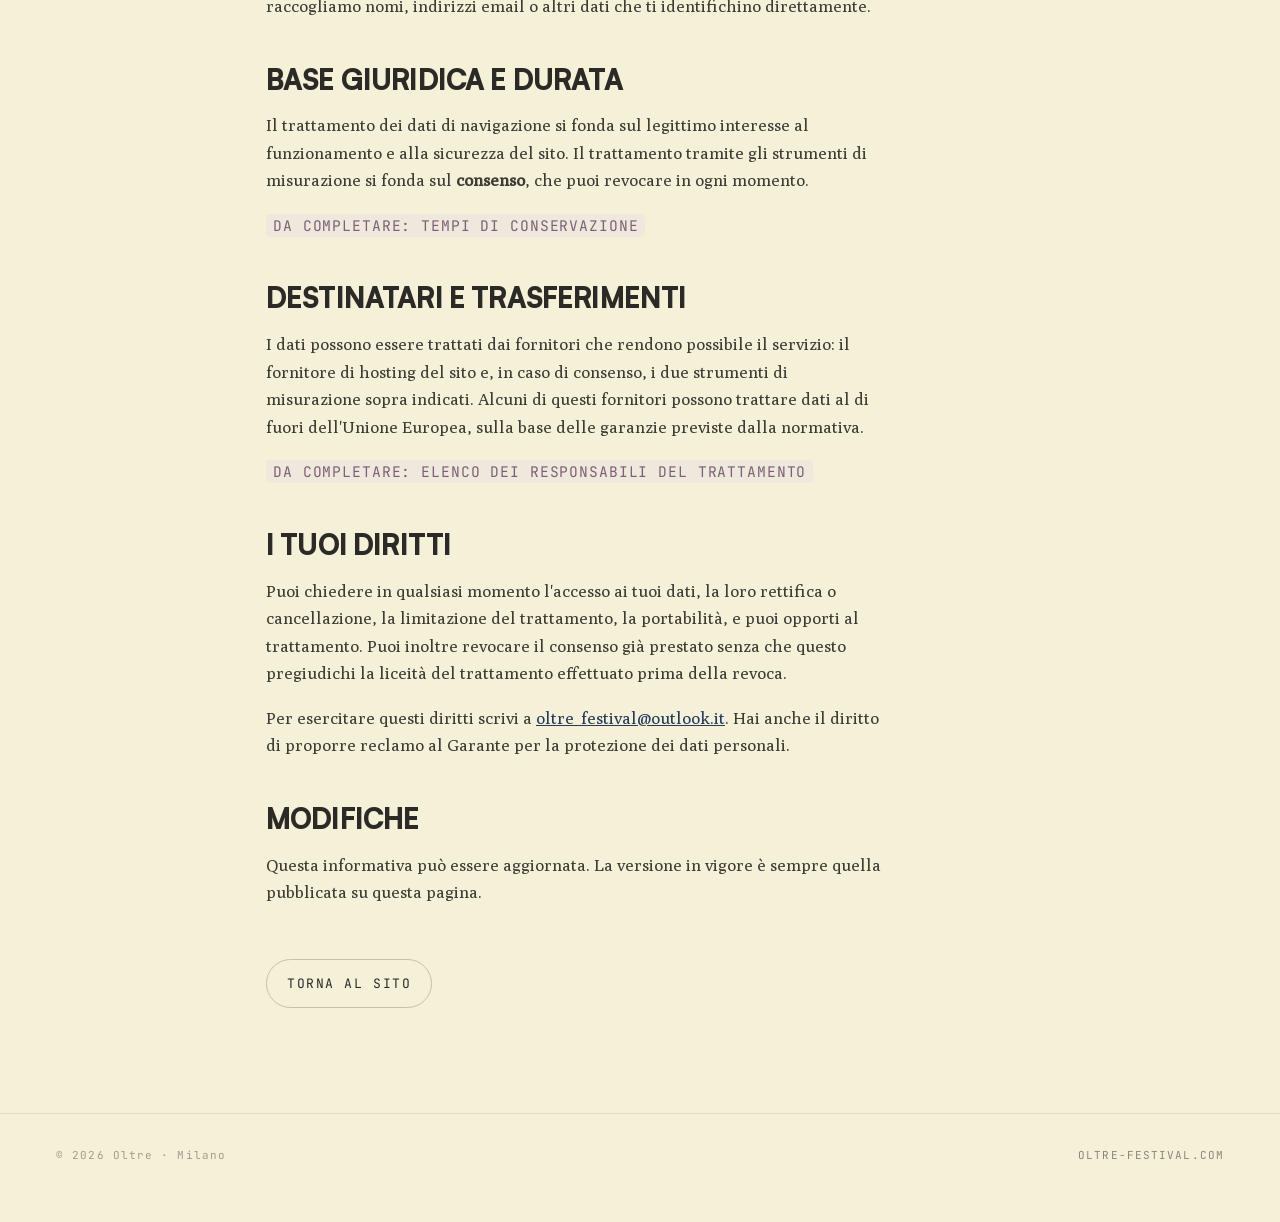
<file: privacy.html>
<!DOCTYPE html>
<html lang="it">
<head>
<meta charset="utf-8">
<meta name="viewport" content="width=device-width, initial-scale=1">
<title>Informativa privacy e cookie · OLTRE</title>
<meta name="description" content="Informativa sul trattamento dei dati personali e sull'uso dei cookie del sito di OLTRE.">
<meta name="robots" content="noindex, follow">
<link rel="canonical" href="https://www.oltre-festival.com/privacy.html">
<link rel="icon" href="favicon.ico" sizes="any">
<link rel="apple-touch-icon" href="apple-touch-icon.png">
<meta name="theme-color" content="#F5F0D8">

<link rel="preconnect" href="https://fonts.googleapis.com">
<link rel="preconnect" href="https://fonts.gstatic.com" crossorigin="">
<link href="https://fonts.googleapis.com/css2?family=Poly:ital@0;1&amp;family=JetBrains+Mono:wght@400&amp;display=swap" rel="stylesheet">
<link rel="stylesheet" href="fonts/satoshi.css">

<style>
  html { -webkit-text-size-adjust:100%; }
  body { margin:0; background:#F5F0D8; overflow-x:hidden; }
  a { color:#253A5B; }
  a:hover { color:#7D6074; }
  .hv-bordo:hover { border-color:#7D6074; color:#7D6074; }
  h2 {
    font-family:'Satoshi Black','Satoshi',sans-serif; font-weight:400;
    font-size:clamp(20px,5vw,28px); line-height:1.1; letter-spacing:-0.03em;
    text-transform:uppercase; margin:clamp(30px,5.5vw,44px) 0 0;
  }
  p, li {
    font-family:'Poly',serif; font-size:clamp(15px,3.9vw,17px);
    line-height:1.62; color:#3d3b34; max-width:62ch;
  }
  ul { padding-left:1.2em; }
  code {
    font-family:'JetBrains Mono',monospace; font-size:0.9em;
    background:#efe9dd; padding:2px 6px; border-radius:4px;
  }
  .segnaposto {
    font-family:'JetBrains Mono',monospace; font-size:0.86em;
    letter-spacing:0.06em; text-transform:uppercase;
    color:#7D6074; background:#efe9dd; padding:2px 7px; border-radius:4px;
  }
</style>
</head>
<body>
<div style="font-family:'Satoshi',sans-serif; color:#2B2A26; background:#F5F0D8; box-sizing:border-box;" lang="it">

  <div style="position:sticky; top:0; z-index:20; background:#F5F0D8; border-bottom:1px solid #e2dac6; padding:12px 20px; display:flex; align-items:center; justify-content:space-between; gap:16px;">
    <a href="index.html" style="display:flex; align-items:center; gap:10px; min-width:0; text-decoration:none;">
      <img src="img/symbol-ink.png" alt="Oltre" style="width:26px; height:auto; display:block; flex-shrink:0;">
      <span style="font-family:'JetBrains Mono',monospace; font-size:11px; letter-spacing:0.16em; text-transform:uppercase; color:#8a8578;">Torna al sito</span>
    </a>
  </div>

  <main style="padding:clamp(34px,7vw,64px) clamp(20px,5.5vw,56px) clamp(60px,10vw,88px); max-width:860px; margin:0 auto; box-sizing:border-box;">

    <span style="font-family:'JetBrains Mono',monospace; font-size:12px; letter-spacing:0.2em; text-transform:uppercase; color:#8a8578;">Informativa</span>
    <h1 style="font-family:'Satoshi Black','Satoshi',sans-serif; font-weight:400; font-size:clamp(28px,7vw,48px); line-height:0.98; letter-spacing:-0.035em; text-transform:uppercase; margin:12px 0 0;">Privacy e cookie</h1>

    <p style="margin-top:22px;">Questa pagina spiega come vengono trattati i dati personali di chi visita
    <a href="https://www.oltre-festival.com/">oltre-festival.com</a> e quali strumenti di
    misurazione vengono usati.</p>

    <p><span class="segnaposto">Da completare</span> Ultimo aggiornamento:
    <span class="segnaposto">data</span></p>

    <h2>Titolare del trattamento</h2>
    <p>Il titolare del trattamento è <span class="segnaposto">ragione sociale</span>,
    con sede in <span class="segnaposto">indirizzo</span>,
    codice fiscale / partita IVA <span class="segnaposto">numero</span>.</p>
    <p>Per qualsiasi richiesta relativa ai dati personali si può scrivere a
    <a href="mailto:oltre_festival@outlook.it">oltre_festival@outlook.it</a>.</p>

    <h2>Quali dati raccogliamo</h2>
    <p>Il sito è una pagina informativa: non ha moduli di contatto, non chiede
    registrazione e non raccoglie direttamente dati anagrafici.</p>
    <ul>
      <li><strong>Dati di navigazione.</strong> Come ogni sito, il fornitore di hosting
      registra in modo automatico alcune informazioni tecniche (indirizzo IP, tipo di
      browser, pagine richieste, data e ora) per permettere il funzionamento del sito e
      per la sicurezza.</li>
      <li><strong>Dati di misurazione.</strong> Solo se acconsenti, raccogliamo
      informazioni statistiche su come viene usato il sito attraverso gli strumenti
      descritti più sotto.</li>
      <li><strong>Posta elettronica.</strong> Se ci scrivi all'indirizzo indicato,
      trattiamo i dati contenuti nel messaggio per risponderti.</li>
    </ul>

    <h2>Cookie e strumenti di misurazione</h2>
    <p>Il sito non usa cookie di profilazione propri. Al primo accesso compare un avviso
    con due scelte di pari peso: <strong>Accetta</strong> e <strong>Rifiuta</strong>.</p>
    <p>La tua scelta viene salvata nella memoria locale del tuo browser
    (<code>localStorage</code>, chiave <code>oltre-cookie</code>) e resta sul tuo
    dispositivo: non viene inviata a nessuno. Puoi cambiarla in qualsiasi momento dal
    link <strong>Preferenze cookie</strong> in fondo alla pagina.</p>

    <p><strong>Se rifiuti</strong>, nessuno strumento di misurazione viene caricato: il
    browser non effettua alcuna richiesta verso Meta o Google.</p>

    <p><strong>Se accetti</strong>, vengono caricati:</p>
    <ul>
      <li><strong>Meta Pixel</strong> (Meta Platforms Ireland Ltd.) — misura le visite e
      alcune azioni sul sito, come il clic sui bottoni verso Instagram.
      <span class="segnaposto">Da completare: riferimento all'informativa Meta</span></li>
      <li><strong>Google Analytics 4</strong> (Google Ireland Ltd.) — produce statistiche
      aggregate sull'uso del sito.
      <span class="segnaposto">Da completare: riferimento all'informativa Google</span></li>
    </ul>

    <p>Gli eventi che registriamo sono: apertura della pagina, clic verso Instagram,
    clic verso Eventbrite, clic sul contatto per ospitare una tappa, scorrimento della
    galleria e, quando le iscrizioni sono aperte, clic sul bottone di iscrizione. Non
    raccogliamo nomi, indirizzi email o altri dati che ti identifichino direttamente.</p>

    <h2>Base giuridica e durata</h2>
    <p>Il trattamento dei dati di navigazione si fonda sul legittimo interesse al
    funzionamento e alla sicurezza del sito. Il trattamento tramite gli strumenti di
    misurazione si fonda sul <strong>consenso</strong>, che puoi revocare in ogni momento.</p>
    <p><span class="segnaposto">Da completare: tempi di conservazione</span></p>

    <h2>Destinatari e trasferimenti</h2>
    <p>I dati possono essere trattati dai fornitori che rendono possibile il servizio:
    il fornitore di hosting del sito e, in caso di consenso, i due strumenti di
    misurazione sopra indicati. Alcuni di questi fornitori possono trattare dati al di
    fuori dell'Unione Europea, sulla base delle garanzie previste dalla normativa.</p>
    <p><span class="segnaposto">Da completare: elenco dei responsabili del trattamento</span></p>

    <h2>I tuoi diritti</h2>
    <p>Puoi chiedere in qualsiasi momento l'accesso ai tuoi dati, la loro rettifica o
    cancellazione, la limitazione del trattamento, la portabilità, e puoi opporti al
    trattamento. Puoi inoltre revocare il consenso già prestato senza che questo
    pregiudichi la liceità del trattamento effettuato prima della revoca.</p>
    <p>Per esercitare questi diritti scrivi a
    <a href="mailto:oltre_festival@outlook.it">oltre_festival@outlook.it</a>. Hai anche il
    diritto di proporre reclamo al Garante per la protezione dei dati personali.</p>

    <h2>Modifiche</h2>
    <p>Questa informativa può essere aggiornata. La versione in vigore è sempre quella
    pubblicata su questa pagina.</p>

    <p style="margin-top:clamp(34px,6vw,52px);">
      <a href="index.html" class="hv-bordo" style="font-family:'JetBrains Mono',monospace; font-size:13px; letter-spacing:0.12em; text-transform:uppercase; border:1px solid #c9c0ac; border-radius:100px; padding:13px 20px; min-height:44px; box-sizing:border-box; display:inline-flex; align-items:center; text-decoration:none; color:#2B2A26;">Torna al sito</a>
    </p>
  </main>

  <footer style="background:#F5F0D8; border-top:1px solid #e2dac6; padding:clamp(24px,5vw,34px) clamp(20px,5.5vw,56px) clamp(60px,10vw,48px); display:flex; flex-wrap:wrap; align-items:center; justify-content:space-between; gap:12px 20px;">
    <span style="font-family:'JetBrains Mono',monospace; font-size:11px; letter-spacing:0.1em; color:#a29c8d;">© 2026 Oltre · Milano</span>
    <a href="index.html" style="font-family:'JetBrains Mono',monospace; font-size:11px; letter-spacing:0.1em; text-transform:uppercase; color:#8a8578; text-decoration:none;">oltre-festival.com</a>
  </footer>
</div>
</body>
</html>
</file>
<file: fonts/satoshi.css>
/* Satoshi — caricato da file .woff2 separati (non incorporati in base64). */

@font-face{font-family:'Satoshi';font-weight:400;font-style:normal;font-display:swap;src:url('Satoshi-Regular.woff2') format('woff2');}
@font-face{font-family:'Satoshi';font-weight:500;font-style:normal;font-display:swap;src:url('Satoshi-Medium.woff2') format('woff2');}
@font-face{font-family:'Satoshi';font-weight:700;font-style:normal;font-display:swap;src:url('Satoshi-Bold.woff2') format('woff2');}
@font-face{font-family:'Satoshi';font-weight:900;font-style:normal;font-display:swap;src:url('Satoshi-Black.woff2') format('woff2');}

/* Alias usati dal markup della pagina (es. font-family:'Satoshi Bold'). */
@font-face{font-family:'Satoshi Black';font-weight:400;font-style:normal;font-display:swap;src:url('Satoshi-Black.woff2') format('woff2');}
@font-face{font-family:'Satoshi Bold';font-weight:400;font-style:normal;font-display:swap;src:url('Satoshi-Bold.woff2') format('woff2');}
@font-face{font-family:'Satoshi Medium';font-weight:400;font-style:normal;font-display:swap;src:url('Satoshi-Medium.woff2') format('woff2');}
</file>
